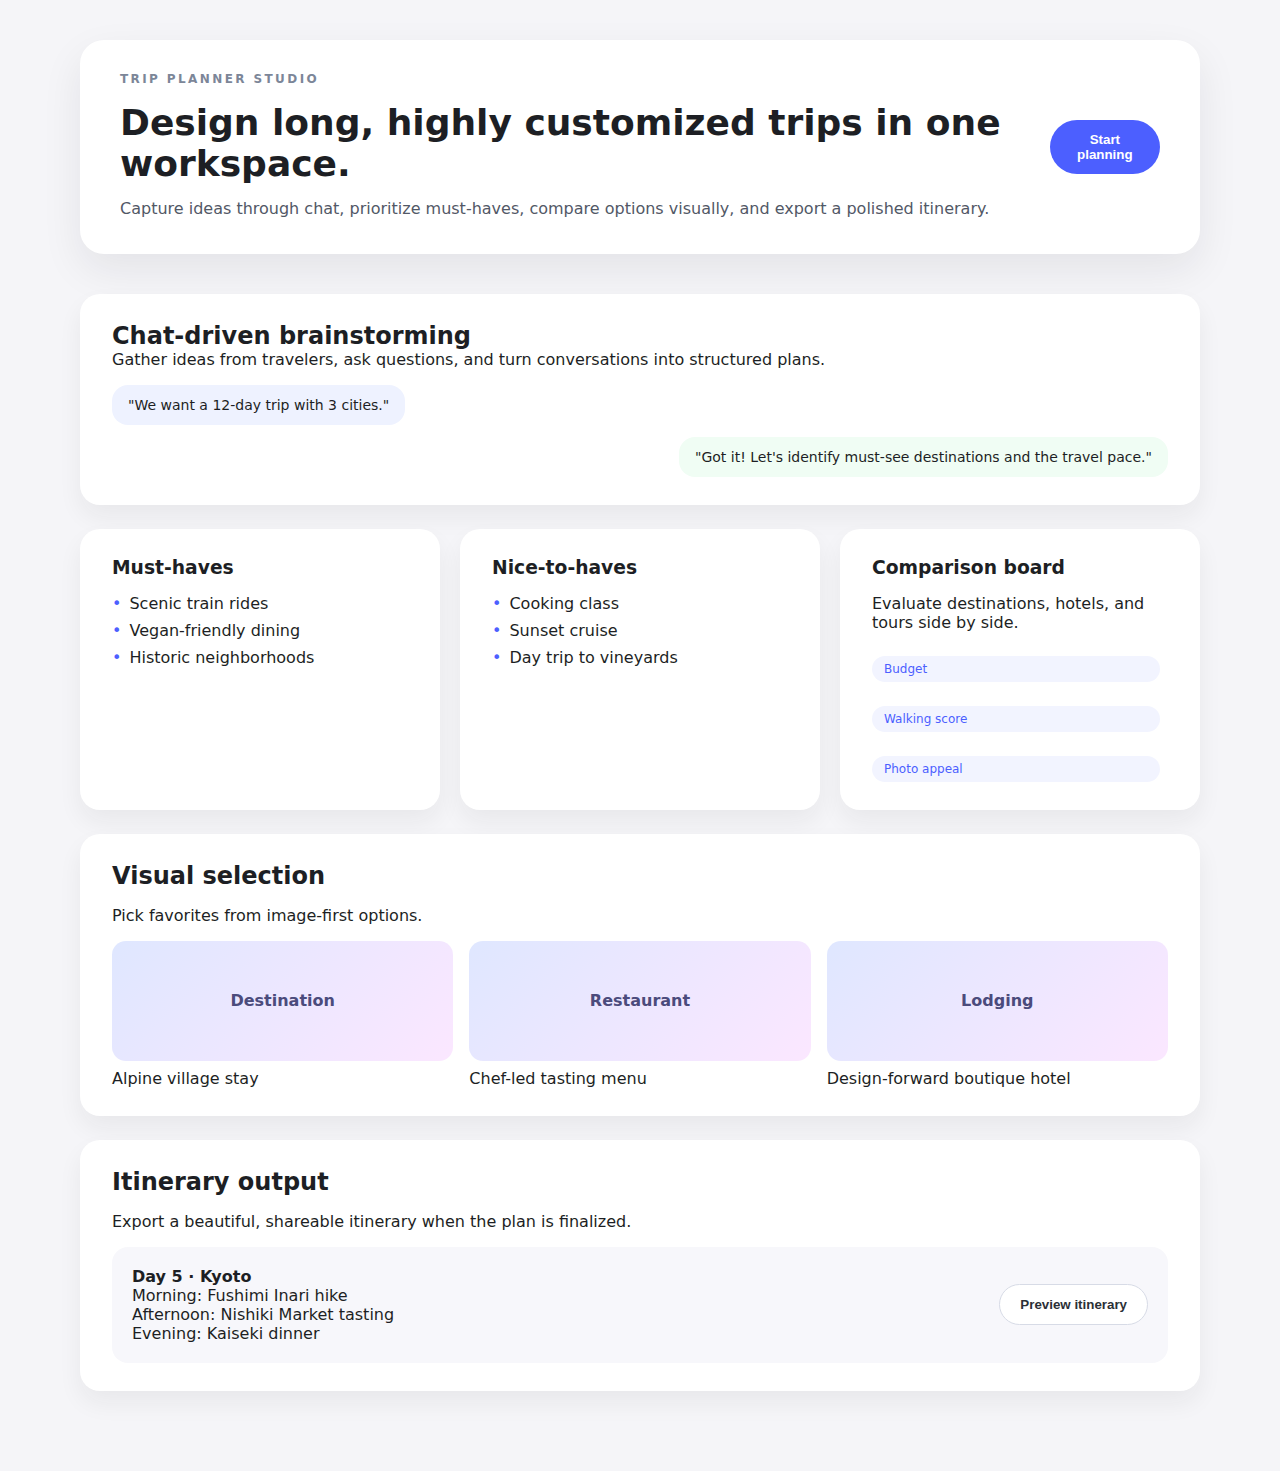
<file: frontend/index.html>
<!DOCTYPE html>
<html lang="en">
  <head>
    <meta charset="UTF-8" />
    <meta name="viewport" content="width=device-width, initial-scale=1.0" />
    <title>Trip Planner Studio</title>
    <link rel="stylesheet" href="styles.css" />
  </head>
  <body>
    <header class="hero">
      <div>
        <p class="eyebrow">Trip Planner Studio</p>
        <h1>Design long, highly customized trips in one workspace.</h1>
        <p class="subhead">
          Capture ideas through chat, prioritize must-haves, compare options visually,
          and export a polished itinerary.
        </p>
      </div>
      <button class="primary">Start planning</button>
    </header>

    <main>
      <section class="card">
        <div>
          <h2>Chat-driven brainstorming</h2>
          <p>
            Gather ideas from travelers, ask questions, and turn conversations into
            structured plans.
          </p>
        </div>
        <div class="chat">
          <div class="message user">"We want a 12-day trip with 3 cities."</div>
          <div class="message assistant">
            "Got it! Let's identify must-see destinations and the travel pace."
          </div>
        </div>
      </section>

      <section class="grid">
        <article class="card">
          <h3>Must-haves</h3>
          <ul>
            <li>Scenic train rides</li>
            <li>Vegan-friendly dining</li>
            <li>Historic neighborhoods</li>
          </ul>
        </article>
        <article class="card">
          <h3>Nice-to-haves</h3>
          <ul>
            <li>Cooking class</li>
            <li>Sunset cruise</li>
            <li>Day trip to vineyards</li>
          </ul>
        </article>
        <article class="card">
          <h3>Comparison board</h3>
          <p>Evaluate destinations, hotels, and tours side by side.</p>
          <div class="pill">Budget</div>
          <div class="pill">Walking score</div>
          <div class="pill">Photo appeal</div>
        </article>
      </section>

      <section class="card">
        <h2>Visual selection</h2>
        <p>Pick favorites from image-first options.</p>
        <div class="gallery">
          <figure>
            <div class="image-placeholder">Destination</div>
            <figcaption>Alpine village stay</figcaption>
          </figure>
          <figure>
            <div class="image-placeholder">Restaurant</div>
            <figcaption>Chef-led tasting menu</figcaption>
          </figure>
          <figure>
            <div class="image-placeholder">Lodging</div>
            <figcaption>Design-forward boutique hotel</figcaption>
          </figure>
        </div>
      </section>

      <section class="card">
        <h2>Itinerary output</h2>
        <p>
          Export a beautiful, shareable itinerary when the plan is finalized.
        </p>
        <div class="itinerary">
          <div>
            <h4>Day 5 · Kyoto</h4>
            <p>Morning: Fushimi Inari hike</p>
            <p>Afternoon: Nishiki Market tasting</p>
            <p>Evening: Kaiseki dinner</p>
          </div>
          <button class="secondary">Preview itinerary</button>
        </div>
      </section>
    </main>
  </body>
</html>
</file>
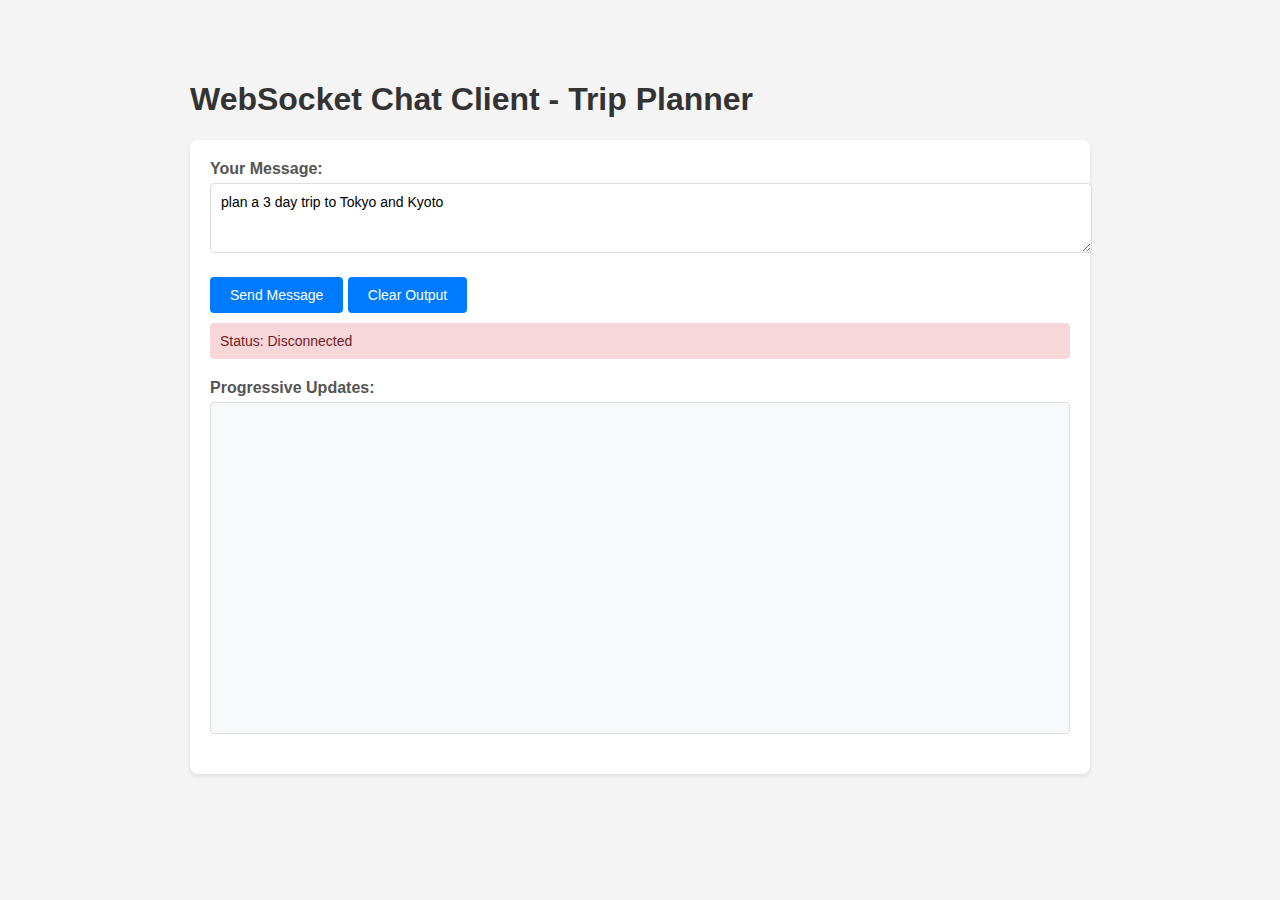
<file: backend/ws_chat_client.html>
<!DOCTYPE html>
<html lang="en">
<head>
    <meta charset="UTF-8">
    <meta name="viewport" content="width=device-width, initial-scale=1.0">
    <title>WebSocket Chat Client - Trip Planner</title>
    <style>
        body {
            font-family: 'Segoe UI', Tahoma, Geneva, Verdana, sans-serif;
            max-width: 900px;
            margin: 40px auto;
            padding: 20px;
            background: #f5f5f5;
        }
        h1 {
            color: #333;
        }
        .container {
            background: white;
            border-radius: 8px;
            padding: 20px;
            box-shadow: 0 2px 4px rgba(0,0,0,0.1);
        }
        .input-group {
            margin-bottom: 20px;
        }
        label {
            display: block;
            margin-bottom: 5px;
            font-weight: bold;
            color: #555;
        }
        textarea {
            width: 100%;
            padding: 10px;
            border: 1px solid #ddd;
            border-radius: 4px;
            font-size: 14px;
            font-family: inherit;
        }
        button {
            background: #007bff;
            color: white;
            border: none;
            padding: 10px 20px;
            border-radius: 4px;
            cursor: pointer;
            font-size: 14px;
        }
        button:hover {
            background: #0056b3;
        }
        button:disabled {
            background: #ccc;
            cursor: not-allowed;
        }
        #output {
            background: #f8f9fa;
            border: 1px solid #ddd;
            border-radius: 4px;
            padding: 15px;
            min-height: 300px;
            max-height: 500px;
            overflow-y: auto;
            font-family: 'Courier New', monospace;
            font-size: 13px;
            line-height: 1.5;
        }
        .update {
            margin-bottom: 15px;
            padding: 10px;
            border-left: 3px solid #007bff;
            background: white;
        }
        .update.intents {
            border-left-color: #28a745;
        }
        .update.pois {
            border-left-color: #ffc107;
        }
        .update.requirements {
            border-left-color: #17a2b8;
        }
        .update.plan {
            border-left-color: #6f42c1;
        }
        .update.error {
            border-left-color: #dc3545;
            background: #fff5f5;
        }
        .update.done {
            border-left-color: #28a745;
            background: #f0fff4;
        }
        .update-type {
            font-weight: bold;
            text-transform: uppercase;
            margin-bottom: 5px;
            color: #333;
        }
        .status {
            margin-top: 10px;
            padding: 10px;
            border-radius: 4px;
            font-size: 14px;
        }
        .status.connected {
            background: #d4edda;
            color: #155724;
        }
        .status.disconnected {
            background: #f8d7da;
            color: #721c24;
        }
        .status.connecting {
            background: #fff3cd;
            color: #856404;
        }
    </style>
</head>
<body>
    <h1>WebSocket Chat Client - Trip Planner</h1>

    <div class="container">
        <div class="input-group">
            <label for="message">Your Message:</label>
            <textarea id="message" rows="3" placeholder="e.g., plan a 3 day trip to Tokyo and Kyoto">plan a 3 day trip to Tokyo and Kyoto</textarea>
        </div>

        <button id="sendBtn" onclick="sendMessage()">Send Message</button>
        <button onclick="clearOutput()">Clear Output</button>

        <div id="status" class="status disconnected">Status: Disconnected</div>

        <div class="input-group" style="margin-top: 20px;">
            <label>Progressive Updates:</label>
            <div id="output"></div>
        </div>
    </div>

    <script>
        let ws = null;

        function setStatus(status, className) {
            const statusEl = document.getElementById('status');
            statusEl.textContent = `Status: ${status}`;
            statusEl.className = `status ${className}`;
        }

        function appendOutput(type, content) {
            const output = document.getElementById('output');
            const update = document.createElement('div');
            update.className = `update ${type}`;

            const typeLabel = document.createElement('div');
            typeLabel.className = 'update-type';
            typeLabel.textContent = type;

            const contentDiv = document.createElement('div');
            contentDiv.textContent = content;

            update.appendChild(typeLabel);
            update.appendChild(contentDiv);
            output.appendChild(update);

            // Auto-scroll to bottom
            output.scrollTop = output.scrollHeight;
        }

        function clearOutput() {
            document.getElementById('output').innerHTML = '';
        }

        function sendMessage() {
            const message = document.getElementById('message').value.trim();
            if (!message) {
                alert('Please enter a message');
                return;
            }

            clearOutput();
            appendOutput('info', `Connecting to ws://127.0.0.1:5000/ws/chat...`);
            setStatus('Connecting...', 'connecting');

            // Create WebSocket connection
            ws = new WebSocket('ws://127.0.0.1:5000/ws/chat');

            ws.onopen = function() {
                setStatus('Connected', 'connected');
                appendOutput('info', `Sending: "${message}"`);

                // Send the message
                const payload = {
                    message: message,
                    pois: [],
                    requirements: [],
                    plan: []
                };
                ws.send(JSON.stringify(payload));

                document.getElementById('sendBtn').disabled = true;
            };

            ws.onmessage = function(event) {
                const data = JSON.parse(event.data);
                const type = data.type;

                if (type === 'intents') {
                    const intents = data.data || [];
                    let content = `Received ${intents.length} intent(s):\n`;
                    intents.forEach(intent => {
                        content += `  - ${intent.intent}: ${intent.action} "${intent.value}"\n`;
                    });
                    appendOutput('intents', content);
                }
                else if (type === 'pois') {
                    const pois = data.data || [];
                    let content = `Received ${pois.length} POI(s):\n`;
                    pois.slice(0, 5).forEach(poi => {
                        content += `  - ${poi.name}\n`;
                    });
                    if (pois.length > 5) {
                        content += `  ... and ${pois.length - 5} more\n`;
                    }
                    appendOutput('pois', content);
                }
                else if (type === 'requirements') {
                    const reqs = data.data || [];
                    let content = `Received ${reqs.length} requirement(s):\n`;
                    reqs.forEach(req => {
                        content += `  - ${req.description} [${req.priority}]\n`;
                    });
                    appendOutput('requirements', content);
                }
                else if (type === 'plan') {
                    const plan = data.data || [];
                    let content = `Received ${plan.length} plan option(s):\n`;
                    plan.forEach((option, idx) => {
                        content += `  Option ${idx + 1}: ${option.days?.length || 0} days\n`;
                    });
                    appendOutput('plan', content);
                }
                else if (type === 'done') {
                    appendOutput('done', 'Processing complete!');
                    ws.close();
                }
                else if (type === 'error') {
                    appendOutput('error', `Error: ${data.message}`);
                    ws.close();
                }
            };

            ws.onerror = function(error) {
                appendOutput('error', `WebSocket error: ${error}`);
                setStatus('Error', 'disconnected');
            };

            ws.onclose = function() {
                setStatus('Disconnected', 'disconnected');
                document.getElementById('sendBtn').disabled = false;
            };
        }

        // Allow Enter key to send (with Shift+Enter for newline)
        document.getElementById('message').addEventListener('keydown', function(e) {
            if (e.key === 'Enter' && !e.shiftKey) {
                e.preventDefault();
                sendMessage();
            }
        });
    </script>
</body>
</html>
</file>
<file: frontend/styles.css>
:root {
  color-scheme: light;
  font-family: "Inter", "Segoe UI", system-ui, sans-serif;
  background: #f5f5f8;
  color: #1d1f24;
}

* {
  box-sizing: border-box;
  margin: 0;
  padding: 0;
}

body {
  padding: 40px 80px 80px;
}

.hero {
  display: flex;
  justify-content: space-between;
  gap: 48px;
  align-items: center;
  background: #ffffff;
  padding: 32px 40px;
  border-radius: 24px;
  box-shadow: 0 16px 40px rgba(29, 31, 36, 0.08);
  margin-bottom: 40px;
}

.eyebrow {
  text-transform: uppercase;
  letter-spacing: 0.2em;
  font-size: 12px;
  font-weight: 700;
  color: #7c8698;
  margin-bottom: 16px;
}

h1 {
  font-size: 36px;
  margin-bottom: 12px;
}

.subhead {
  font-size: 16px;
  line-height: 1.6;
  color: #525866;
}

main {
  display: flex;
  flex-direction: column;
  gap: 24px;
}

.card {
  background: #ffffff;
  padding: 28px 32px;
  border-radius: 20px;
  box-shadow: 0 12px 24px rgba(29, 31, 36, 0.06);
  display: flex;
  flex-direction: column;
  gap: 16px;
}

.grid {
  display: grid;
  grid-template-columns: repeat(auto-fit, minmax(220px, 1fr));
  gap: 20px;
}

.chat {
  display: flex;
  flex-direction: column;
  gap: 12px;
}

.message {
  padding: 12px 16px;
  border-radius: 16px;
  font-size: 14px;
}

.message.user {
  align-self: flex-start;
  background: #eef2ff;
}

.message.assistant {
  align-self: flex-end;
  background: #f0fdf4;
}

ul {
  display: flex;
  flex-direction: column;
  gap: 8px;
  list-style: none;
}

li::before {
  content: "•";
  margin-right: 8px;
  color: #4c5fff;
}

.pill {
  display: inline-flex;
  padding: 6px 12px;
  border-radius: 999px;
  background: #f2f4ff;
  color: #4c5fff;
  font-size: 12px;
  margin-right: 8px;
  margin-top: 8px;
}

.gallery {
  display: grid;
  grid-template-columns: repeat(auto-fit, minmax(180px, 1fr));
  gap: 16px;
}

.image-placeholder {
  background: linear-gradient(135deg, #dfe7ff, #fbe7ff);
  height: 120px;
  border-radius: 14px;
  display: flex;
  align-items: center;
  justify-content: center;
  font-weight: 600;
  color: #4b4b7c;
}

figure {
  display: flex;
  flex-direction: column;
  gap: 8px;
}

.itinerary {
  display: flex;
  justify-content: space-between;
  align-items: center;
  gap: 24px;
  background: #f7f7fb;
  padding: 20px;
  border-radius: 16px;
}

button {
  border: none;
  border-radius: 999px;
  padding: 12px 20px;
  font-weight: 600;
  cursor: pointer;
}

button.primary {
  background: #4c5fff;
  color: #ffffff;
}

button.secondary {
  background: #ffffff;
  border: 1px solid #d7dbe6;
  color: #2b2f36;
}

@media (max-width: 860px) {
  body {
    padding: 24px;
  }

  .hero {
    flex-direction: column;
    align-items: flex-start;
  }

  .itinerary {
    flex-direction: column;
    align-items: flex-start;
  }
}
</file>
